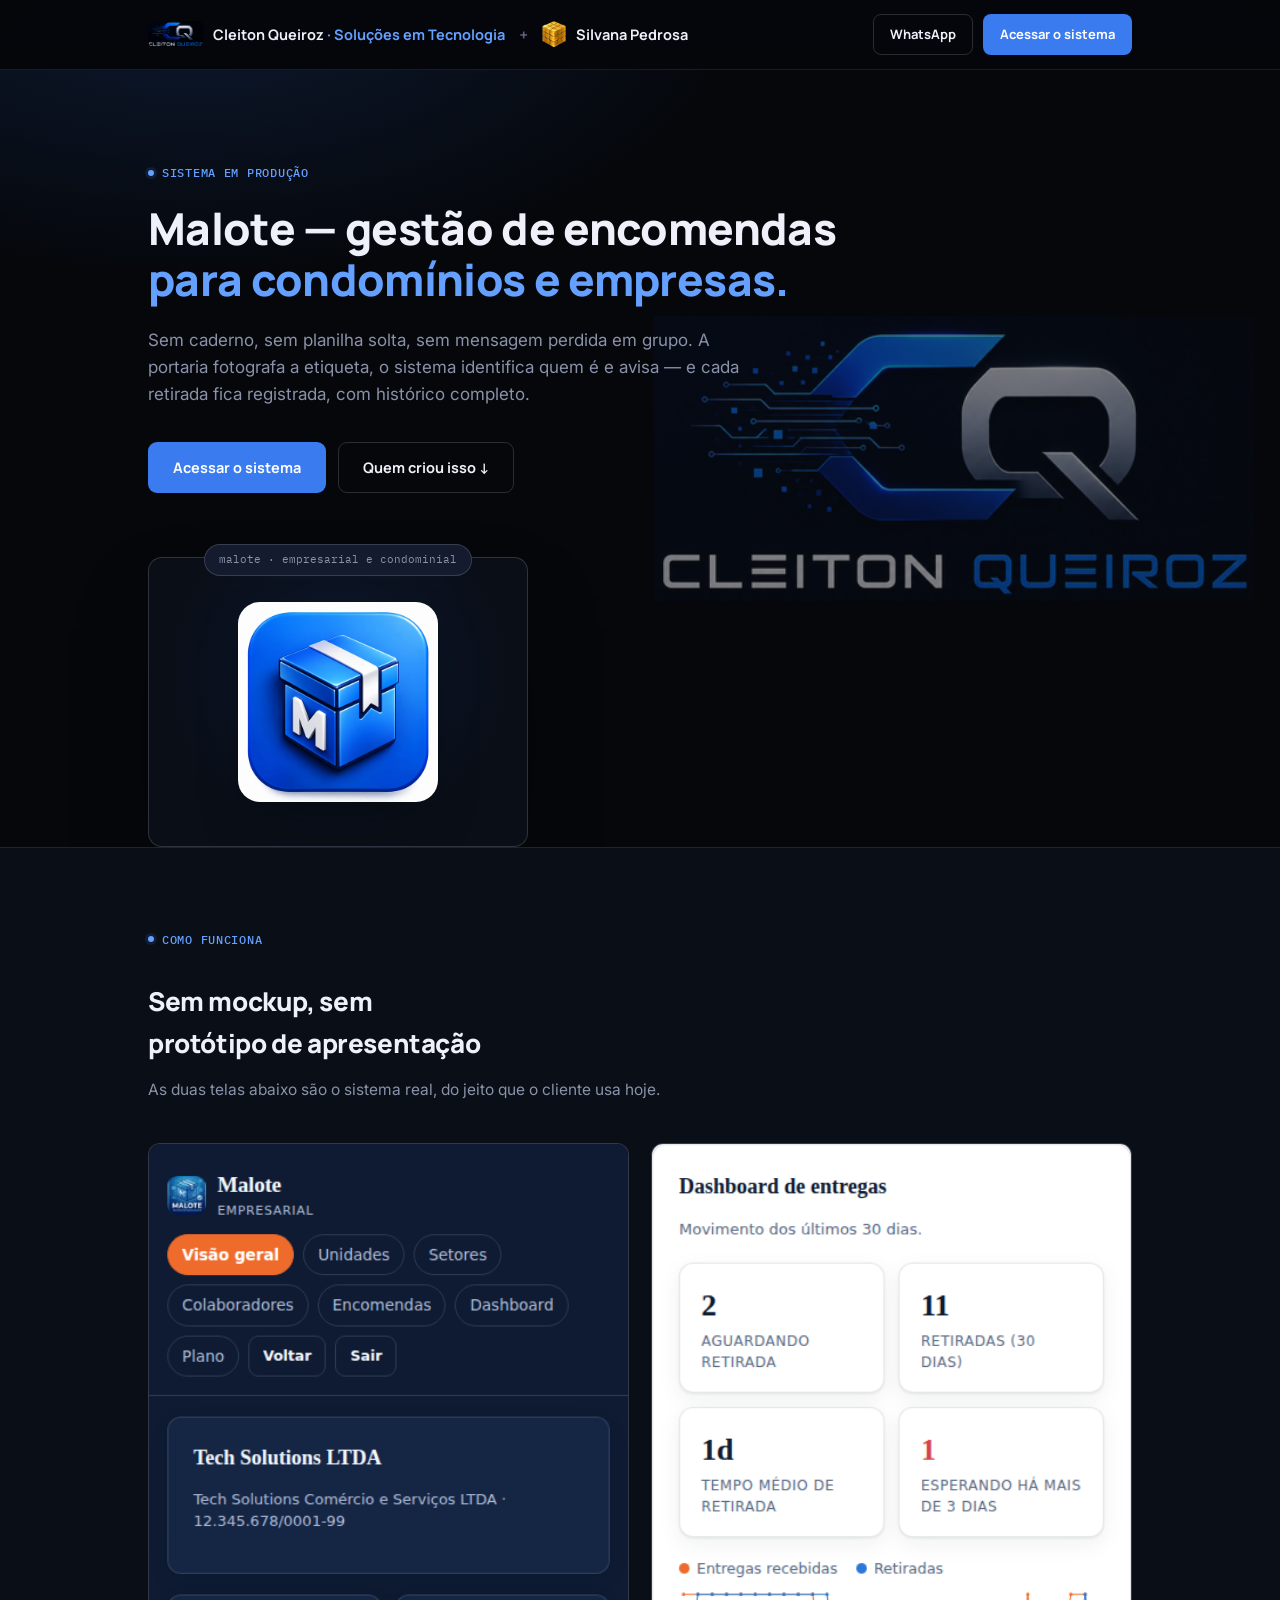
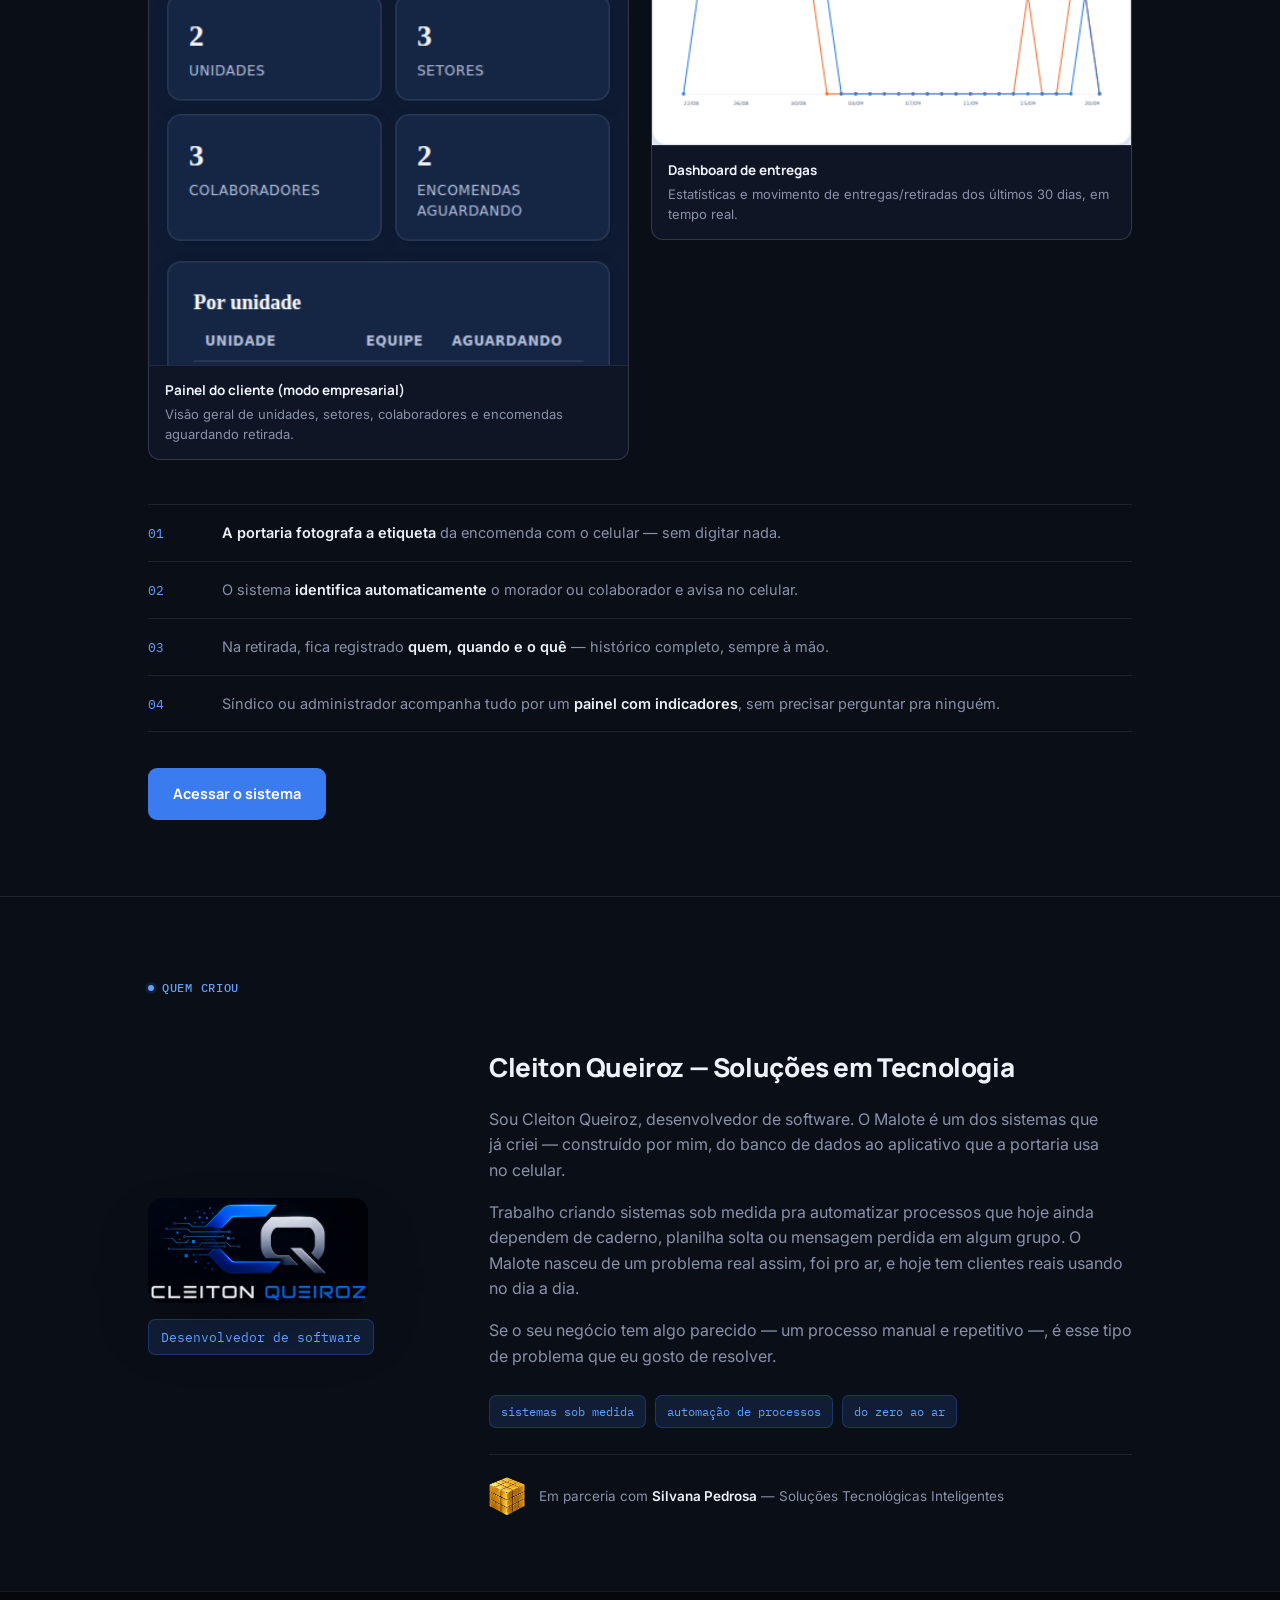
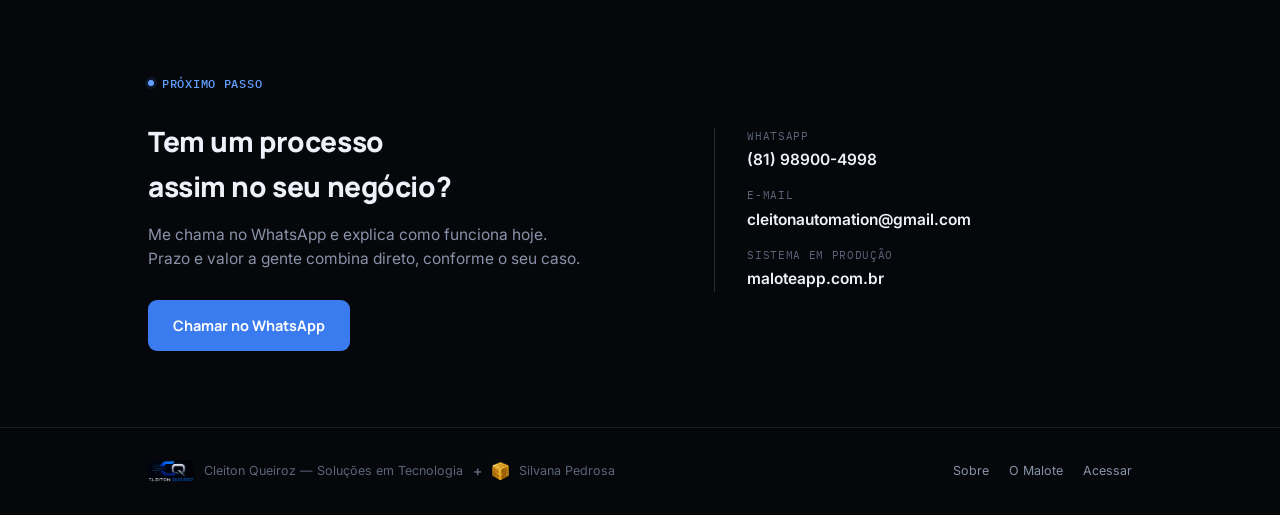
<file: sobre.html>
<!doctype html>
<html lang="pt-BR">
<head>
<meta charset="utf-8">
<meta name="viewport" content="width=device-width, initial-scale=1">
<title>Cleiton Queiroz — Soluções em Tecnologia</title>
<meta name="description" content="Cleiton Queiroz, desenvolvedor de sistemas sob medida. Criador do Malote, sistema real de gestão de encomendas em uso em condomínios e empresas.">
<link rel="icon" href="icons/icon-192.png">
<link rel="preconnect" href="https://fonts.googleapis.com">
<link rel="preconnect" href="https://fonts.gstatic.com" crossorigin>
<link href="https://fonts.googleapis.com/css2?family=Manrope:wght@500;600;700;800&family=Inter:wght@400;500;600&family=IBM+Plex+Mono:wght@500&display=swap" rel="stylesheet">
<style>
    :root{
      --bg:#05070B; --bg-1:#0A0E17; --bg-2:#0F1524; --bg-3:#141B2E;
      --ink:#EEF1FA; --ink-muted:#8992A9; --ink-dim:#5C6478;
      --blue:#3A7BEF; --blue-bright:#63A0FF; --blue-dim:rgba(58,123,239,0.14);
      --line:rgba(238,241,250,0.09); --line-2:rgba(238,241,250,0.16);
      --malote:#EF6B2C; --malote-dim:rgba(239,107,44,0.13);
      --mono:'IBM Plex Mono',ui-monospace,monospace;
    }
    *{ box-sizing:border-box; }
    html{ background:var(--bg); }
    body{ margin:0; background:var(--bg); color:var(--ink); font-family:'Inter',ui-sans-serif,system-ui,-apple-system,sans-serif; line-height:1.6; -webkit-font-smoothing:antialiased; text-wrap:pretty; }
    h1,h2,h3{ font-family:'Manrope',ui-sans-serif,system-ui,sans-serif; font-weight:800; margin:0; text-wrap:balance; letter-spacing:-0.015em; color:var(--ink); }
    p{ margin:0; }
    a{ color:var(--blue-bright); text-decoration:none; }
    img{ max-width:100%; display:block; }
    .wrap{ max-width:1040px; margin:0 auto; padding:0 28px; }
    .mono{ font-family:var(--mono); letter-spacing:0.02em; }
    .eyebrow{ display:inline-flex; align-items:center; gap:8px; font-family:var(--mono); font-weight:500; font-size:12px; letter-spacing:0.06em; color:var(--blue-bright); }
    .eyebrow::before{ content:""; width:6px; height:6px; border-radius:50%; background:var(--blue-bright); box-shadow:0 0 0 3px var(--blue-dim); }

    .btn{ display:inline-flex; align-items:center; justify-content:center; gap:8px; padding:13px 24px; border-radius:9px; font-family:'Manrope',sans-serif; font-weight:700; font-size:14.5px; border:1.5px solid transparent; cursor:pointer; white-space:nowrap; }
    .btn-primary{ background:var(--blue); color:#fff; }
    .btn-primary:hover{ background:var(--blue-bright); color:#fff; }
    .btn-ghost{ background:transparent; border-color:var(--line-2); color:var(--ink); }
    .btn-ghost:hover{ border-color:var(--ink-muted); }
    .btn-sm{ padding:9px 16px; font-size:13px; border-radius:8px; }

    /* ---------- nav ---------- */
    .nav{ position:sticky; top:0; z-index:40; background:rgba(5,7,11,0.82); backdrop-filter:blur(14px); border-bottom:1px solid var(--line); }
    .nav-row{ display:flex; align-items:center; justify-content:space-between; gap:16px; padding:14px 28px; max-width:1040px; margin:0 auto; }
    .brand{ display:flex; align-items:center; gap:10px; flex-wrap:wrap; row-gap:6px; min-width:0; }
    .brand img{ height:26px; width:auto; border-radius:6px; }
    .brand-text{ font-family:'Manrope',sans-serif; font-weight:700; font-size:14.5px; color:var(--ink); }
    .brand-text b{ color:var(--blue-bright); font-weight:700; }
    .brand-group{ display:flex; align-items:center; gap:14px; min-width:0; }
    .brand-sep{ color:var(--ink-dim); font-size:14px; font-weight:600; flex-shrink:0; }
    .nav-ctas{ display:flex; align-items:center; gap:10px; flex-shrink:0; }

    /* ---------- hero ---------- */
    .hero{ padding:88px 0 0; background:radial-gradient(900px 460px at 15% -10%, rgba(58,123,239,0.16), transparent 62%); position:relative; overflow:hidden; }
    .hero-mark{ position:absolute; top:50%; right:2%; transform:translateY(-50%); width:600px; max-width:52vw; opacity:0.5; pointer-events:none; z-index:0; mix-blend-mode:screen; }
    .hero-inner{ max-width:720px; position:relative; z-index:1; }
    .hero h1{ font-size:44px; line-height:1.15; margin-top:20px; }
    .hero h1 .hl{ color:var(--blue-bright); }
    .hero-lede{ color:var(--ink-muted); font-size:17px; margin-top:22px; max-width:600px; }
    .hero-lede b{ color:var(--ink); font-weight:600; }
    .hero-ctas{ display:flex; gap:12px; margin-top:34px; flex-wrap:wrap; }

    .hero-shot{ margin-top:64px; position:relative; z-index:1; max-width:380px; }
    .hero-shot-frame{ border:1px solid var(--line-2); border-radius:14px; overflow:hidden; background:var(--bg-1); box-shadow:0 40px 90px -30px rgba(0,0,0,0.7); max-width:380px; }
    .hero-shot-frame--icon{ display:flex; align-items:center; justify-content:center; padding:44px; background:radial-gradient(circle at 50% 40%, rgba(58,123,239,0.16), var(--bg-1) 70%); }
    .hero-shot-frame--icon img{ width:100%; max-width:200px; height:auto; border-radius:22px; box-shadow:0 20px 50px -18px rgba(0,0,0,0.6); }
    .hero-shot-frame img{ width:100%; height:auto; display:block; }
    .hero-shot-tag{ position:absolute; top:-13px; left:50%; transform:translateX(-50%); background:var(--bg-3); border:1px solid var(--line-2); border-radius:999px; padding:6px 14px; font-family:var(--mono); font-size:11px; color:var(--ink-muted); white-space:nowrap; }

    /* ---------- generic section ---------- */
    .section{ padding:76px 0; border-top:1px solid var(--line); }
    .section-tag{ margin-bottom:16px; }
    .section h2{ font-size:26px; margin-top:10px; max-width:560px; }
    .section-lede{ color:var(--ink-muted); font-size:15.5px; margin-top:14px; max-width:560px; }

    /* ---------- sobre ---------- */
    .sobre{ background:var(--bg-1); }
    .sobre-grid{ display:grid; grid-template-columns:0.62fr 1.38fr; gap:52px; align-items:center; }
    .sobre-mark{ display:flex; flex-direction:column; align-items:flex-start; gap:16px; }
    .sobre-mark img{ width:100%; max-width:220px; height:auto; border-radius:14px; box-shadow:0 30px 70px -28px rgba(0,0,0,0.7); }
    .sobre-role{ font-family:var(--mono); font-size:12.5px; color:var(--blue-bright); background:var(--blue-dim); border:1px solid rgba(58,123,239,0.28); border-radius:7px; padding:7px 12px; display:inline-block; }
    .sobre-body{ max-width:680px; }
    .sobre-body p{ color:var(--ink-muted); font-size:16px; }
    .sobre-body p + p{ margin-top:16px; }
    .sobre-body b{ color:var(--ink); font-weight:600; }
    .sobre-tags{ display:flex; flex-wrap:wrap; gap:9px; margin-top:26px; }
    .sobre-tag{ font-family:var(--mono); font-size:12px; color:var(--blue-bright); background:var(--blue-dim); border:1px solid rgba(58,123,239,0.28); border-radius:7px; padding:6px 11px; }
    .sobre-partner{ display:flex; align-items:center; gap:14px; margin-top:26px; padding-top:22px; border-top:1px solid var(--line); }
    .sobre-partner img{ height:38px; width:auto; flex-shrink:0; }
    .sobre-partner-text{ font-size:13.5px; color:var(--ink-muted); }
    .sobre-partner-text b{ color:var(--ink); font-weight:600; }

    /* ---------- case study ---------- */
    .case{ background:var(--bg-1); }
    .case-head{ display:flex; align-items:center; gap:10px; flex-wrap:wrap; }
    .case-badge{ display:inline-flex; align-items:center; gap:7px; font-family:var(--mono); font-size:11.5px; font-weight:500; color:var(--malote); background:var(--malote-dim); border:1px solid rgba(239,107,44,0.3); border-radius:999px; padding:5px 12px; }
    .case-shots{ display:grid; grid-template-columns:1fr 1fr; gap:22px; margin-top:40px; align-items:start; }
    .case-shot-card{ border:1px solid var(--line-2); border-radius:12px; overflow:hidden; background:var(--bg-2); }
    .case-shot-card img{ width:100%; height:auto; display:block; border-bottom:1px solid var(--line); }
    .case-shot-cap{ padding:14px 16px; font-size:13px; color:var(--ink-muted); }
    .case-shot-cap b{ color:var(--ink); display:block; font-size:13.5px; margin-bottom:2px; font-family:'Manrope',sans-serif; }

    .case-flow{ margin-top:44px; display:flex; flex-direction:column; gap:0; border-top:1px solid var(--line); }
    .case-flow-row{ display:grid; grid-template-columns:56px 1fr; gap:18px; padding:16px 0; border-bottom:1px solid var(--line); align-items:baseline; }
    .case-flow-num{ font-family:var(--mono); color:var(--blue-bright); font-size:13px; }
    .case-flow-text{ color:var(--ink-muted); font-size:14.5px; }
    .case-flow-text b{ color:var(--ink); font-weight:600; }

    .case-cta{ margin-top:36px; }

    /* ---------- final cta ---------- */
    .final{ text-align:left; }
    .final-grid{ display:grid; grid-template-columns:1.1fr 0.9fr; gap:56px; align-items:center; }
    .final h2{ font-size:28px; }
    .final p{ color:var(--ink-muted); font-size:15.5px; margin-top:14px; max-width:440px; }
    .final-ctas{ display:flex; gap:12px; margin-top:28px; flex-wrap:wrap; }
    .final-contacts{ display:flex; flex-direction:column; gap:14px; border-left:1px solid var(--line-2); padding-left:32px; }
    .final-contact{ display:flex; flex-direction:column; gap:3px; }
    .final-contact-label{ font-family:var(--mono); font-size:11px; color:var(--ink-dim); text-transform:uppercase; letter-spacing:0.06em; }
    .final-contact-value{ color:var(--ink); font-size:15.5px; font-weight:600; }
    .final-contact-value:hover{ color:var(--blue-bright); }

    /* ---------- footer ---------- */
    .footer{ padding:32px 0; border-top:1px solid var(--line); }
    .footer-row{ display:flex; justify-content:space-between; align-items:center; gap:16px; flex-wrap:wrap; }
    .footer-copy{ font-size:12.5px; color:var(--ink-dim); }
    .footer-links{ display:flex; gap:20px; }
    .footer-links a{ color:var(--ink-muted); font-size:12.5px; }
    .footer-links a:hover{ color:var(--ink); }

    @media (max-width:860px){
      .hero h1{ font-size:34px; }
      .final-grid{ grid-template-columns:1fr; gap:36px; }
      .final-contacts{ border-left:none; padding-left:0; border-top:1px solid var(--line-2); padding-top:24px; flex-direction:row; flex-wrap:wrap; gap:28px; }
      .sobre-grid{ grid-template-columns:1fr; gap:28px; }
      .sobre-mark{ flex-direction:row; align-items:center; }
      .sobre-mark img{ max-width:120px; }
    }
    @media (max-width:640px){
      .wrap{ padding:0 20px; }
      .nav-row{ padding:14px 20px; }
      .hero{ padding:64px 0 0; }
      .hero h1{ font-size:28px; }
      .hero-lede{ font-size:15.5px; }
      .section{ padding:56px 0; }
      .case-shots{ grid-template-columns:1fr; }
      .brand-text{ display:none; }
    }
    @media (max-width:480px){
      .nav-cta-secondary{ display:none; }
      .brand-sep, .brand-partner{ display:none; }
    }
</style>
</head>
<body>

<!-- ================= NAV ================= -->
<nav class="nav">
  <div class="nav-row">
    <div class="brand-group">
      <div class="brand">
        <img src="images/logo-cq.png" alt="Cleiton Queiroz">
        <span class="brand-text">Cleiton Queiroz <b>· Soluções em Tecnologia</b></span>
      </div>
      <span class="brand-sep" aria-hidden="true">+</span>
      <div class="brand brand-partner">
        <img src="images/logo-silvana-mark.png" alt="Silvana Pedrosa">
        <span class="brand-text">Silvana Pedrosa</span>
      </div>
    </div>
    <div class="nav-ctas">
      <a class="btn btn-ghost btn-sm nav-cta-secondary" href="https://wa.me/5581989004998" target="_blank" rel="noopener">WhatsApp</a>
      <a class="btn btn-primary btn-sm" href="https://maloteapp.com.br/parceiros/login.html">Acessar o sistema</a>
    </div>
  </div>
</nav>

<!-- ================= HERO: MALOTE ================= -->
<section class="hero" id="malote">
  <img class="hero-mark" src="images/logo-cq.png" alt="">
  <div class="wrap">
    <div class="hero-inner">
      <span class="eyebrow">SISTEMA EM PRODUÇÃO</span>
      <h1>Malote — gestão de encomendas<span class="hl"> para condomínios e empresas.</span></h1>
      <p class="hero-lede">Sem caderno, sem planilha solta, sem mensagem perdida em grupo. A portaria fotografa a etiqueta, o sistema identifica quem é e avisa — e cada retirada fica registrada, com histórico completo.</p>
      <div class="hero-ctas">
        <a class="btn btn-primary" href="https://maloteapp.com.br/parceiros/login.html">Acessar o sistema</a>
        <a class="btn btn-ghost" href="#sobre">Quem criou isso ↓</a>
      </div>
    </div>

    <div class="hero-shot">
      <div class="hero-shot-frame hero-shot-frame--icon">
        <span class="hero-shot-tag">malote · empresarial e condominial</span>
        <img src="icons/icon-512.png" alt="Ícone do app Malote — Registro de Encomendas">
      </div>
    </div>
  </div>
</section>

<!-- ================= CASE: MALOTE (detalhe) ================= -->
<section class="section case">
  <div class="wrap">
    <span class="eyebrow section-tag">COMO FUNCIONA</span>
    <h2 style="margin-top:16px;">Sem mockup, sem protótipo de apresentação</h2>
    <p class="section-lede">As duas telas abaixo são o sistema real, do jeito que o cliente usa hoje.</p>

    <div class="case-shots">
      <div class="case-shot-card">
        <img src="images/sobre-shot-empresa.png" alt="Painel do Malote no modo empresarial, mostrando unidades, setores, colaboradores e encomendas aguardando">
        <div class="case-shot-cap"><b>Painel do cliente (modo empresarial)</b>Visão geral de unidades, setores, colaboradores e encomendas aguardando retirada.</div>
      </div>
      <div class="case-shot-card">
        <img src="images/sobre-shot-dashboard.png" alt="Dashboard de entregas do Malote, com estatísticas e gráfico de movimento dos últimos 30 dias">
        <div class="case-shot-cap"><b>Dashboard de entregas</b>Estatísticas e movimento de entregas/retiradas dos últimos 30 dias, em tempo real.</div>
      </div>
    </div>

    <div class="case-flow">
      <div class="case-flow-row">
        <span class="case-flow-num">01</span>
        <span class="case-flow-text"><b>A portaria fotografa a etiqueta</b> da encomenda com o celular — sem digitar nada.</span>
      </div>
      <div class="case-flow-row">
        <span class="case-flow-num">02</span>
        <span class="case-flow-text">O sistema <b>identifica automaticamente</b> o morador ou colaborador e avisa no celular.</span>
      </div>
      <div class="case-flow-row">
        <span class="case-flow-num">03</span>
        <span class="case-flow-text">Na retirada, fica registrado <b>quem, quando e o quê</b> — histórico completo, sempre à mão.</span>
      </div>
      <div class="case-flow-row">
        <span class="case-flow-num">04</span>
        <span class="case-flow-text">Síndico ou administrador acompanha tudo por um <b>painel com indicadores</b>, sem precisar perguntar pra ninguém.</span>
      </div>
    </div>

    <div class="case-cta">
      <a class="btn btn-primary" href="https://maloteapp.com.br/parceiros/login.html">Acessar o sistema</a>
    </div>
  </div>
</section>

<!-- ================= QUEM CRIOU ================= -->
<section class="section sobre" id="sobre">
  <div class="wrap">
    <span class="eyebrow section-tag">QUEM CRIOU</span>
    <div class="sobre-grid" style="margin-top:24px;">
      <div class="sobre-mark">
        <img src="images/logo-cq.png" alt="Cleiton Queiroz">
        <span class="sobre-role">Desenvolvedor de software</span>
      </div>
      <div>
        <h2>Cleiton Queiroz — Soluções em Tecnologia</h2>
        <div class="sobre-body" style="margin-top:18px;">
          <p>Sou Cleiton Queiroz, desenvolvedor de software. O Malote é um dos sistemas que já criei — construído por mim, do banco de dados ao aplicativo que a portaria usa no celular.</p>
          <p>Trabalho criando sistemas sob medida pra automatizar processos que hoje ainda dependem de caderno, planilha solta ou mensagem perdida em algum grupo. O Malote nasceu de um problema real assim, foi pro ar, e hoje tem clientes reais usando no dia a dia.</p>
          <p>Se o seu negócio tem algo parecido — um processo manual e repetitivo —, é esse tipo de problema que eu gosto de resolver.</p>
        </div>
        <div class="sobre-tags">
          <span class="sobre-tag">sistemas sob medida</span>
          <span class="sobre-tag">automação de processos</span>
          <span class="sobre-tag">do zero ao ar</span>
        </div>
        <div class="sobre-partner">
          <img src="images/logo-silvana-mark.png" alt="Silvana Pedrosa">
          <span class="sobre-partner-text">Em parceria com <b>Silvana Pedrosa</b> — Soluções Tecnológicas Inteligentes</span>
        </div>
      </div>
    </div>
  </div>
</section>

<!-- ================= FINAL CTA ================= -->
<section class="section final">
  <div class="wrap">
    <div class="final-grid">
      <div>
        <span class="eyebrow section-tag">PRÓXIMO PASSO</span>
        <h2>Tem um processo assim no seu negócio?</h2>
        <p>Me chama no WhatsApp e explica como funciona hoje. Prazo e valor a gente combina direto, conforme o seu caso.</p>
        <div class="final-ctas">
          <a class="btn btn-primary" href="https://wa.me/5581989004998" target="_blank" rel="noopener">Chamar no WhatsApp</a>
        </div>
      </div>
      <div class="final-contacts">
        <div class="final-contact">
          <span class="final-contact-label">WhatsApp</span>
          <a class="final-contact-value" href="https://wa.me/5581989004998" target="_blank" rel="noopener">(81) 98900-4998</a>
        </div>
        <div class="final-contact">
          <span class="final-contact-label">E-mail</span>
          <a class="final-contact-value" href="mailto:cleitonautomation@gmail.com">cleitonautomation@gmail.com</a>
        </div>
        <div class="final-contact">
          <span class="final-contact-label">Sistema em produção</span>
          <a class="final-contact-value" href="https://maloteapp.com.br" target="_blank" rel="noopener">maloteapp.com.br</a>
        </div>
      </div>
    </div>
  </div>
</section>

<!-- ================= FOOTER ================= -->
<footer class="footer">
  <div class="wrap">
    <div class="footer-row">
      <div class="brand">
        <img src="images/logo-cq.png" alt="Cleiton Queiroz" style="height:22px;">
        <span class="footer-copy">Cleiton Queiroz — Soluções em Tecnologia</span>
        <span class="brand-sep" aria-hidden="true">+</span>
        <img src="images/logo-silvana-mark.png" alt="Silvana Pedrosa" style="height:18px;">
        <span class="footer-copy">Silvana Pedrosa</span>
      </div>
      <div class="footer-links">
        <a href="#sobre">Sobre</a>
        <a href="#malote">O Malote</a>
        <a href="https://maloteapp.com.br/parceiros/login.html">Acessar</a>
      </div>
    </div>
  </div>
</footer>

</body>
</html>
</file>
